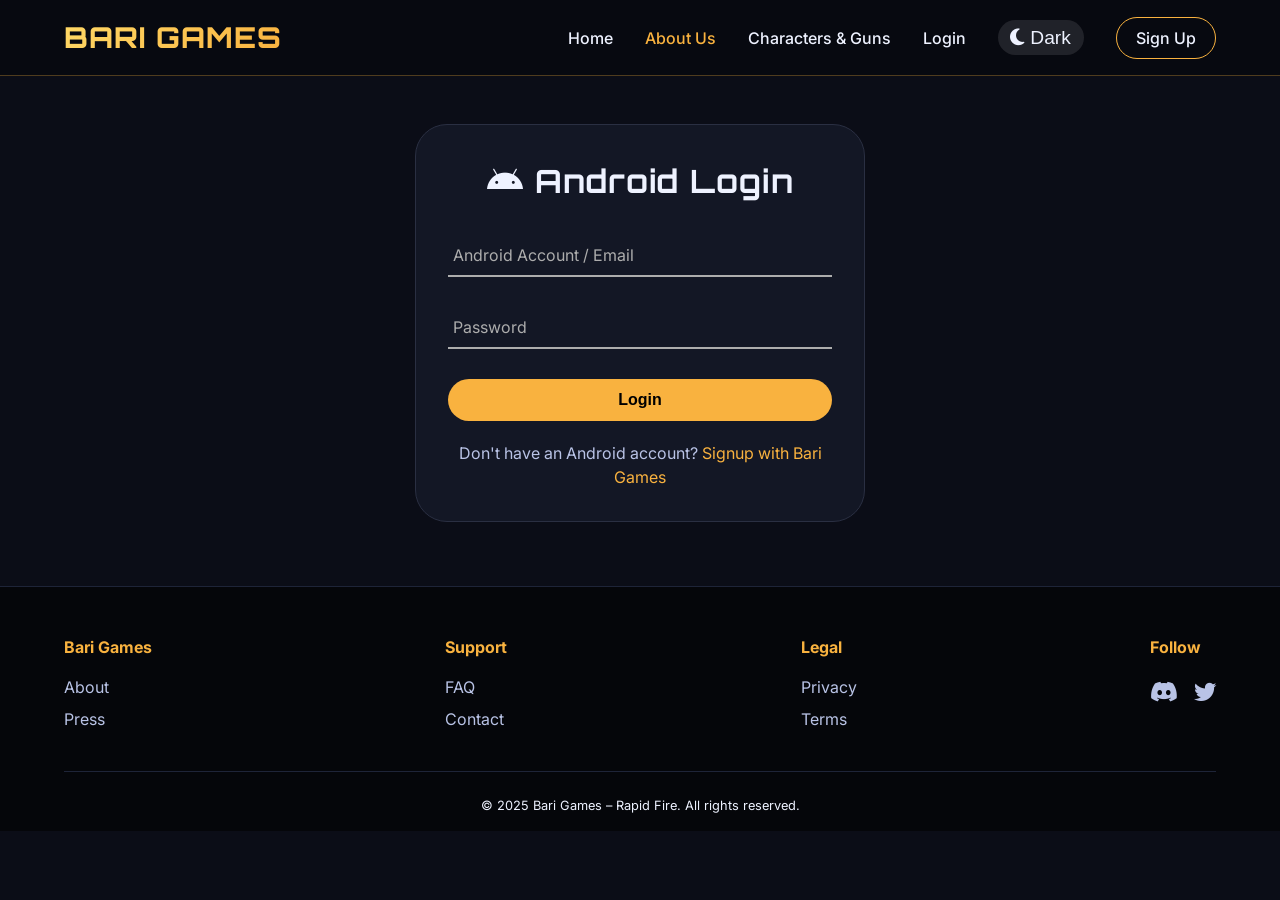
<file: Andr.html>
<!DOCTYPE html>
<html lang="en">
<head>
    <meta charset="UTF-8">
    <meta name="viewport" content="width=device-width, initial-scale=1.0">
    <title>Android Login – Bari Games</title>
    <link rel="stylesheet" href="css/style.css">
    <link href="https://fonts.googleapis.com/css2?family=Inter&family=Orbitron&display=swap" rel="stylesheet">
    <link rel="stylesheet" href="https://cdnjs.cloudflare.com/ajax/libs/font-awesome/6.4.0/css/all.min.css">
</head>
<body>
    <header class="main-header">
        <div class="container">
            <div class="navbar">
                <div class="logo"><a href="index.html">BARI GAMES</a></div>
                <div class="nav-links">
                    <a href="index.html">Home</a>
                    <a href="About.html" class="active">About Us</a>
                    <a href="characters.html">Characters & Guns</a>
                    <a href="login.html">Login</a>
                    <button id="globalThemeToggle" class="theme-btn" aria-label="Toggle theme">
    <i class="fas fa-moon"></i> <span>Dark</span>
</button>
                    <a href="signup.html" class="btn-outline">Sign Up</a>
                </div>
            </div>
        </div>
    </header>

    <main>
        <div class="container">
            <div class="login-container">
                <h1><i class="fab fa-android"></i> Android Login</h1>
                <form>
                    <div class="txt_field"><input type="text" required><label>Android Account / Email</label></div>
                    <div class="txt_field"><input type="password" required><label>Password</label></div>
                    <input type="submit" value="Login" class="inp">
                    <div class="signup_link">Don't have an Android account? <a href="signup.html">Signup with Bari Games</a></div>
                </form>
            </div>
        </div>
    </main>

    <footer class="footer">
        <div class="container">
            <div class="footer-grid">
                <div class="footer-col"><h4>Bari Games</h4><ul><li><a href="#">About</a></li><li><a href="#">Press</a></li></ul></div>
                <div class="footer-col"><h4>Support</h4><ul><li><a href="#">FAQ</a></li><li><a href="#">Contact</a></li></ul></div>
                <div class="footer-col"><h4>Legal</h4><ul><li><a href="#">Privacy</a></li><li><a href="#">Terms</a></li></ul></div>
                <div class="footer-col"><h4>Follow</h4><div class="social-links"><a href="#"><i class="fab fa-discord"></i></a><a href="#"><i class="fab fa-twitter"></i></a></div></div>
            </div>
            <div class="copyright">© 2025 Bari Games – Rapid Fire. All rights reserved.</div>
        </div>
    </footer>
    <script>
    (function() {
        const THEME_KEY = 'bari_theme';

        function setTheme(theme) {
            if (theme === 'light') {
                document.body.classList.add('light-theme');
                localStorage.setItem(THEME_KEY, 'light');
            } else {
                document.body.classList.remove('light-theme');
                localStorage.setItem(THEME_KEY, 'dark');
            }
            // update button icon/text if it exists
            const btn = document.getElementById('globalThemeToggle');
            if (btn) {
                const icon = btn.querySelector('i');
                const span = btn.querySelector('span');
                if (theme === 'light') {
                    if (icon) icon.className = 'fas fa-sun';
                    if (span) span.innerText = 'Light';
                } else {
                    if (icon) icon.className = 'fas fa-moon';
                    if (span) span.innerText = 'Dark';
                }
            }
        }

        // load saved theme
        const saved = localStorage.getItem(THEME_KEY);
        if (saved === 'light') setTheme('light');
        else setTheme('dark'); // default dark

        // wait for button to exist (if page has it)
        function bindToggle() {
            const toggleBtn = document.getElementById('globalThemeToggle');
            if (toggleBtn) {
                toggleBtn.addEventListener('click', () => {
                    const isLight = document.body.classList.contains('light-theme');
                    setTheme(isLight ? 'dark' : 'light');
                });
            }
        }
        if (document.readyState === 'loading') {
            document.addEventListener('DOMContentLoaded', bindToggle);
        } else {
            bindToggle();
        }
    })();
</script>
</body>
</html>
</file>
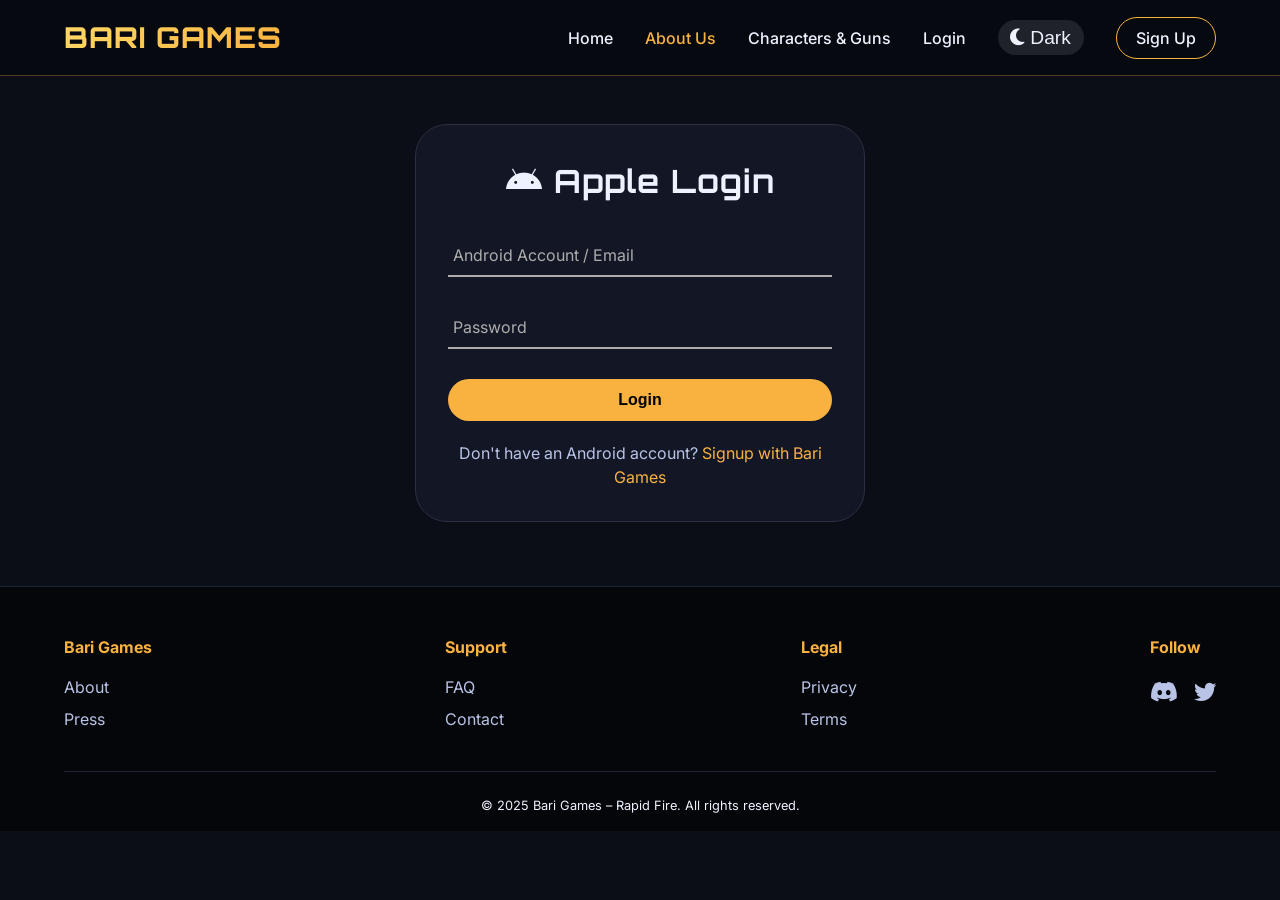
<file: Apple.html>
<!DOCTYPE html>
<html lang="en">
<head>
    <meta charset="UTF-8">
    <meta name="viewport" content="width=device-width, initial-scale=1.0">
    <title>Apple Login – Bari Games</title>
    <link rel="stylesheet" href="css/style.css">
    <link href="https://fonts.googleapis.com/css2?family=Inter&family=Orbitron&display=swap" rel="stylesheet">
    <link rel="stylesheet" href="https://cdnjs.cloudflare.com/ajax/libs/font-awesome/6.4.0/css/all.min.css">
</head>
<body>
    <header class="main-header">
        <div class="container">
            <div class="navbar">
                <div class="logo"><a href="index.html">BARI GAMES</a></div>
                <div class="nav-links">
                    <a href="index.html">Home</a>
                    <a href="About.html" class="active">About Us</a>
                    <a href="characters.html">Characters & Guns</a>
                    <a href="login.html">Login</a>
                    <button id="globalThemeToggle" class="theme-btn" aria-label="Toggle theme">
    <i class="fas fa-moon"></i> <span>Dark</span>
</button>
                    <a href="signup.html" class="btn-outline">Sign Up</a>
                </div>
            </div>
        </div>
    </header>

    <main>
        <div class="container">
            <div class="login-container">
                <h1><i class="fab fa-android"></i> Apple Login</h1>
                <form>
                    <div class="txt_field"><input type="text" required><label>Android Account / Email</label></div>
                    <div class="txt_field"><input type="password" required><label>Password</label></div>
                    <input type="submit" value="Login" class="inp">
                    <div class="signup_link">Don't have an Android account? <a href="signup.html">Signup with Bari Games</a></div>
                </form>
            </div>
        </div>
    </main>

    <footer class="footer">
        <div class="container">
            <div class="footer-grid">
                <div class="footer-col"><h4>Bari Games</h4><ul><li><a href="#">About</a></li><li><a href="#">Press</a></li></ul></div>
                <div class="footer-col"><h4>Support</h4><ul><li><a href="#">FAQ</a></li><li><a href="#">Contact</a></li></ul></div>
                <div class="footer-col"><h4>Legal</h4><ul><li><a href="#">Privacy</a></li><li><a href="#">Terms</a></li></ul></div>
                <div class="footer-col"><h4>Follow</h4><div class="social-links"><a href="#"><i class="fab fa-discord"></i></a><a href="#"><i class="fab fa-twitter"></i></a></div></div>
            </div>
            <div class="copyright">© 2025 Bari Games – Rapid Fire. All rights reserved.</div>
        </div>
    </footer>
    <script>
    (function() {
        const THEME_KEY = 'bari_theme';

        function setTheme(theme) {
            if (theme === 'light') {
                document.body.classList.add('light-theme');
                localStorage.setItem(THEME_KEY, 'light');
            } else {
                document.body.classList.remove('light-theme');
                localStorage.setItem(THEME_KEY, 'dark');
            }
            // update button icon/text if it exists
            const btn = document.getElementById('globalThemeToggle');
            if (btn) {
                const icon = btn.querySelector('i');
                const span = btn.querySelector('span');
                if (theme === 'light') {
                    if (icon) icon.className = 'fas fa-sun';
                    if (span) span.innerText = 'Light';
                } else {
                    if (icon) icon.className = 'fas fa-moon';
                    if (span) span.innerText = 'Dark';
                }
            }
        }

        // load saved theme
        const saved = localStorage.getItem(THEME_KEY);
        if (saved === 'light') setTheme('light');
        else setTheme('dark'); // default dark

        // wait for button to exist (if page has it)
        function bindToggle() {
            const toggleBtn = document.getElementById('globalThemeToggle');
            if (toggleBtn) {
                toggleBtn.addEventListener('click', () => {
                    const isLight = document.body.classList.contains('light-theme');
                    setTheme(isLight ? 'dark' : 'light');
                });
            }
        }
        if (document.readyState === 'loading') {
            document.addEventListener('DOMContentLoaded', bindToggle);
        } else {
            bindToggle();
        }
    })();
</script>
</body>
</html>
</file>
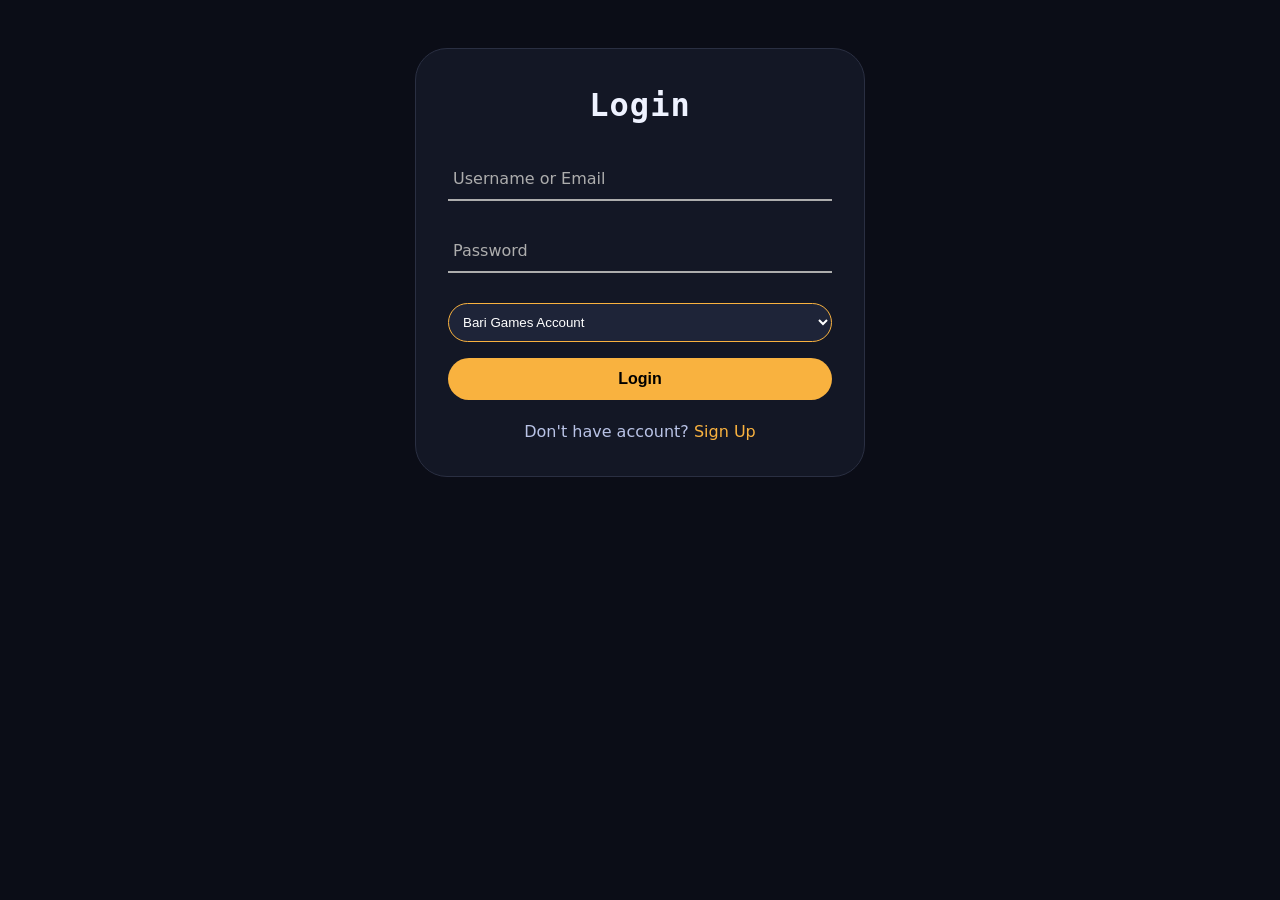
<file: Login.html>
<!DOCTYPE html>
<html lang="en">
<head>
    <meta charset="UTF-8">
    <meta name="viewport" content="width=device-width, initial-scale=1.0">
    <title>Login - Bari Games</title>
    <link rel="stylesheet" href="css/style.css">
    <style>
        body { background: #0b0d17; }
        .login-container { max-width: 450px; margin: 3rem auto; background: #131725; padding: 2rem; border-radius: 32px; border: 1px solid #2a2f42; }
        select { width: 100%; padding: 10px; background: #1e2438; color: white; border: 1px solid #f9b23f; border-radius: 40px; margin-bottom: 1rem; }
    </style>
</head>
<body>
    <div class="login-container">
        <h1 style="text-align:center;">Login</h1>
        <form id="loginForm">
            <div class="txt_field"><input type="text" id="loginInput" required><label>Username or Email</label></div>
            <div class="txt_field"><input type="password" id="loginPassword" required><label>Password</label></div>
            <select id="loginAccountType">
                <option value="bari">Bari Games Account</option>
                <option value="android">Android Account</option>
                <option value="apple">Apple Account</option>
                <option value="playstation">PlayStation Account</option>
                <option value="xbox">Xbox Account</option>
                <option value="nintendo">Nintendo Account</option>
            </select>
            <button type="submit" class="inp">Login</button>
            <div class="signup_link">Don't have account? <a href="signup.html">Sign Up</a></div>
        </form>
    </div>
    <script>
        document.getElementById('loginForm').addEventListener('submit', function(e) {
            e.preventDefault();
            let input = document.getElementById('loginInput').value.trim();
            let password = document.getElementById('loginPassword').value;
            let accountType = document.getElementById('loginAccountType').value;

            let users = JSON.parse(localStorage.getItem('bari_users')) || [];
            let user = users.find(u => (u.username === input || u.email === input) && u.accountType === accountType);
            if (user && user.password === password) {
                localStorage.setItem('bari_current_user', JSON.stringify({ id: user.id, username: user.username, accountType: user.accountType }));
                alert("Login successful!");
                window.location.href = "index.html";
            } else {
                alert("Invalid credentials or wrong account type.");
            }
        });
    </script>
</body>
</html>
</file>
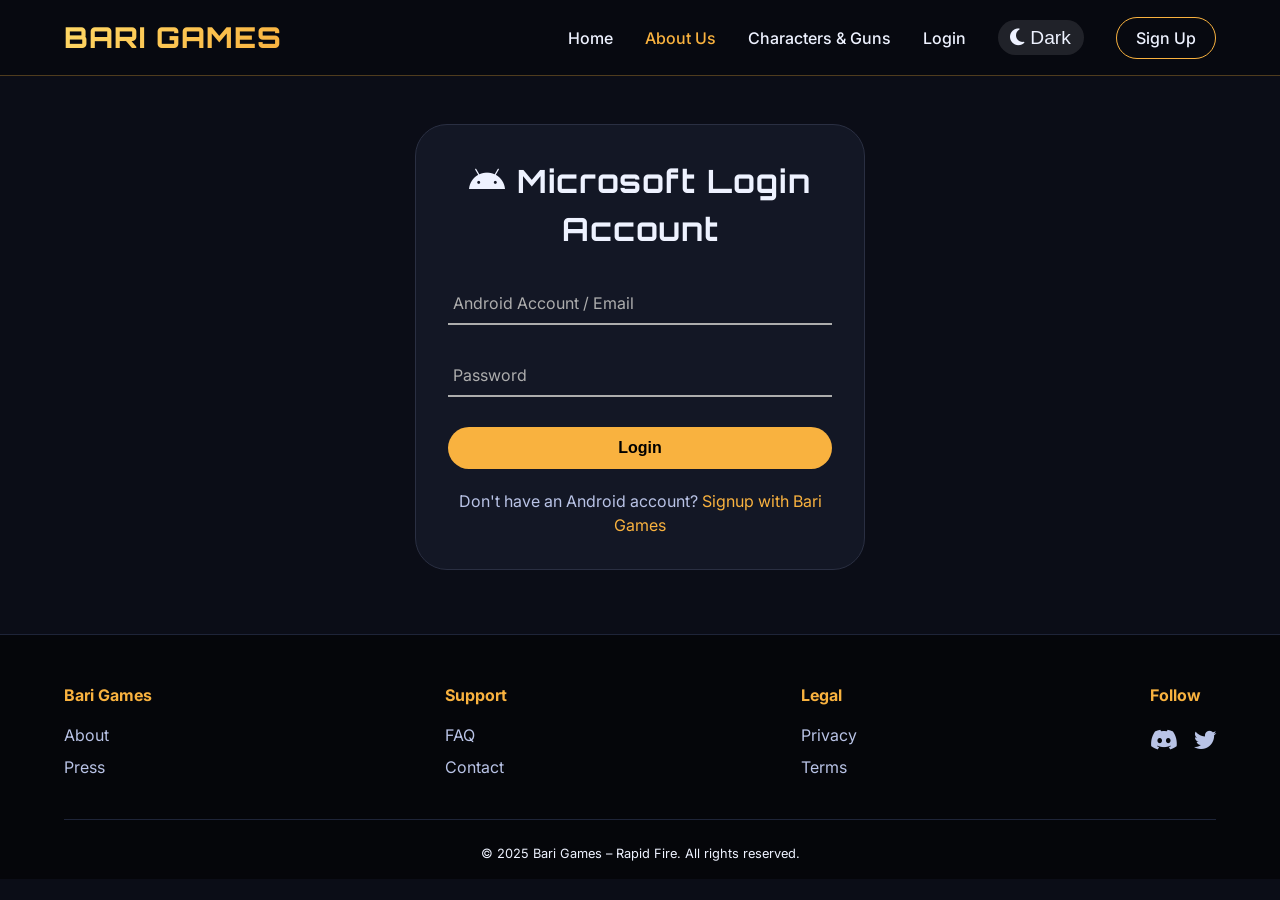
<file: micro.html>
<!DOCTYPE html>
<html lang="en">
<head>
    <meta charset="UTF-8">
    <meta name="viewport" content="width=device-width, initial-scale=1.0">
    <title> Microsoft Login Account – Bari Games</title>
    <link rel="stylesheet" href="css/style.css">
    <link href="https://fonts.googleapis.com/css2?family=Inter&family=Orbitron&display=swap" rel="stylesheet">
    <link rel="stylesheet" href="https://cdnjs.cloudflare.com/ajax/libs/font-awesome/6.4.0/css/all.min.css">
</head>
<body>
    <header class="main-header">
        <div class="container">
            <div class="navbar">
                <div class="logo"><a href="index.html">BARI GAMES</a></div>
                <div class="nav-links">
                    <a href="index.html">Home</a>
                    <a href="About.html" class="active">About Us</a>
                    <a href="characters.html">Characters & Guns</a>
                    <a href="login.html">Login</a>
                    <button id="globalThemeToggle" class="theme-btn" aria-label="Toggle theme">
    <i class="fas fa-moon"></i> <span>Dark</span>
</button>
                    <a href="signup.html" class="btn-outline">Sign Up</a>
                </div>
            </div>
        </div>
    </header>

    <main>
        <div class="container">
            <div class="login-container">
                <h1><i class="fab fa-android"></i> Microsoft Login Account</h1>
                <form>
                    <div class="txt_field"><input type="text" required><label>Android Account / Email</label></div>
                    <div class="txt_field"><input type="password" required><label>Password</label></div>
                    <input type="submit" value="Login" class="inp">
                    <div class="signup_link">Don't have an Android account? <a href="signup.html">Signup with Bari Games</a></div>
                </form>
            </div>
        </div>
    </main>

    <footer class="footer">
        <div class="container">
            <div class="footer-grid">
                <div class="footer-col"><h4>Bari Games</h4><ul><li><a href="#">About</a></li><li><a href="#">Press</a></li></ul></div>
                <div class="footer-col"><h4>Support</h4><ul><li><a href="#">FAQ</a></li><li><a href="#">Contact</a></li></ul></div>
                <div class="footer-col"><h4>Legal</h4><ul><li><a href="#">Privacy</a></li><li><a href="#">Terms</a></li></ul></div>
                <div class="footer-col"><h4>Follow</h4><div class="social-links"><a href="#"><i class="fab fa-discord"></i></a><a href="#"><i class="fab fa-twitter"></i></a></div></div>
            </div>
            <div class="copyright">© 2025 Bari Games – Rapid Fire. All rights reserved.</div>
        </div>
    </footer>
    <script>
    (function() {
        const THEME_KEY = 'bari_theme';

        function setTheme(theme) {
            if (theme === 'light') {
                document.body.classList.add('light-theme');
                localStorage.setItem(THEME_KEY, 'light');
            } else {
                document.body.classList.remove('light-theme');
                localStorage.setItem(THEME_KEY, 'dark');
            }
            // update button icon/text if it exists
            const btn = document.getElementById('globalThemeToggle');
            if (btn) {
                const icon = btn.querySelector('i');
                const span = btn.querySelector('span');
                if (theme === 'light') {
                    if (icon) icon.className = 'fas fa-sun';
                    if (span) span.innerText = 'Light';
                } else {
                    if (icon) icon.className = 'fas fa-moon';
                    if (span) span.innerText = 'Dark';
                }
            }
        }

        // load saved theme
        const saved = localStorage.getItem(THEME_KEY);
        if (saved === 'light') setTheme('light');
        else setTheme('dark'); // default dark

        // wait for button to exist (if page has it)
        function bindToggle() {
            const toggleBtn = document.getElementById('globalThemeToggle');
            if (toggleBtn) {
                toggleBtn.addEventListener('click', () => {
                    const isLight = document.body.classList.contains('light-theme');
                    setTheme(isLight ? 'dark' : 'light');
                });
            }
        }
        if (document.readyState === 'loading') {
            document.addEventListener('DOMContentLoaded', bindToggle);
        } else {
            bindToggle();
        }
    })();
</script>
</body>
</html>
</file>
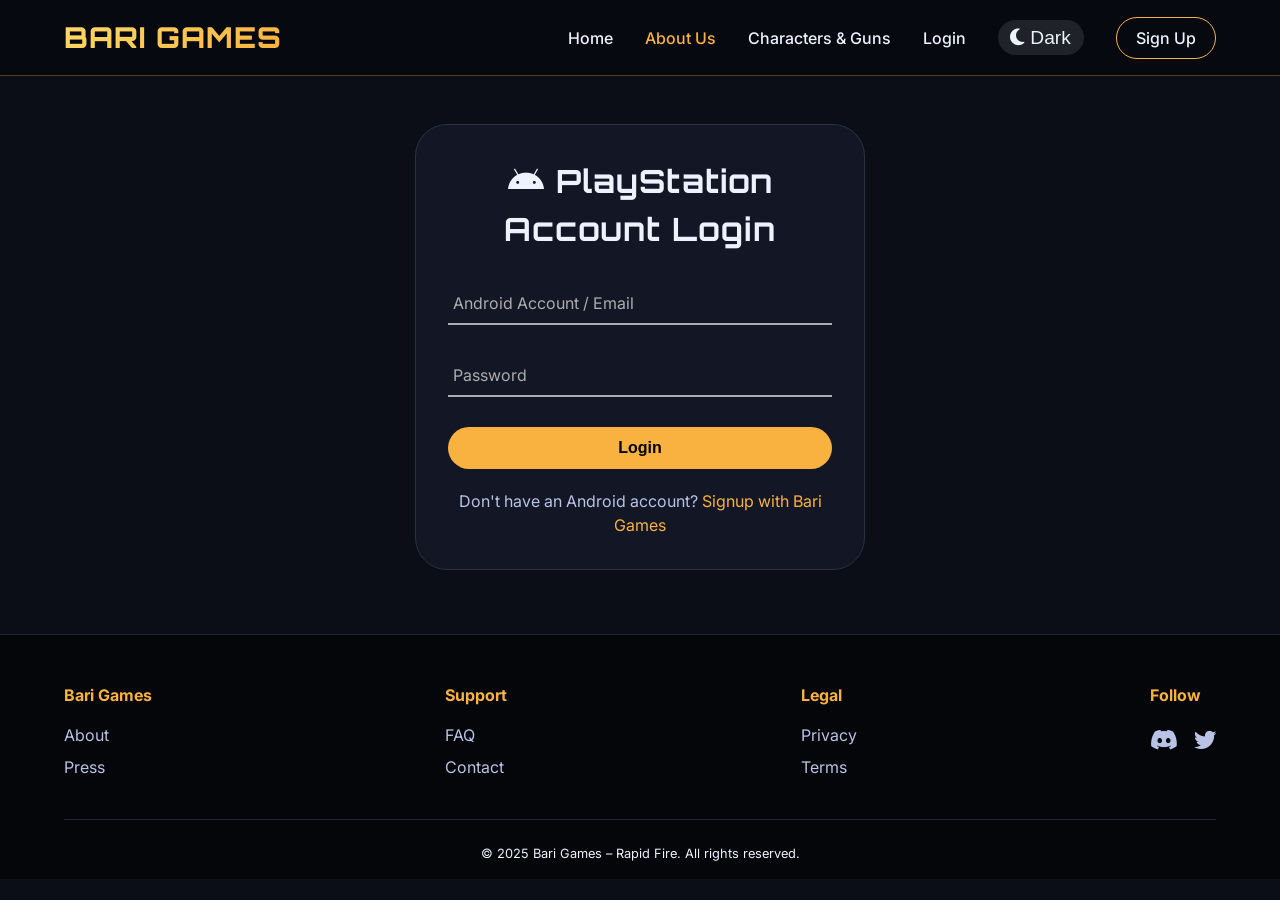
<file: N.html>
<!DOCTYPE html>
<html lang="en">
<head>
    <meta charset="UTF-8">
    <meta name="viewport" content="width=device-width, initial-scale=1.0">
    <title>PlayStation Account Login – Bari Games</title>
    <link rel="stylesheet" href="css/style.css">
    <link href="https://fonts.googleapis.com/css2?family=Inter&family=Orbitron&display=swap" rel="stylesheet">
    <link rel="stylesheet" href="https://cdnjs.cloudflare.com/ajax/libs/font-awesome/6.4.0/css/all.min.css">
</head>
<body>
    <header class="main-header">
        <div class="container">
            <div class="navbar">
                <div class="logo"><a href="index.html">BARI GAMES</a></div>
                <div class="nav-links">
                    <a href="index.html">Home</a>
                    <a href="About.html" class="active">About Us</a>
                    <a href="characters.html">Characters & Guns</a>
                    <a href="login.html">Login</a>
                    <button id="globalThemeToggle" class="theme-btn" aria-label="Toggle theme">
    <i class="fas fa-moon"></i> <span>Dark</span>
</button>
                    <a href="signup.html" class="btn-outline">Sign Up</a>
                </div>
            </div>
        </div>
    </header>

    <main>
        <div class="container">
            <div class="login-container">
                <h1><i class="fab fa-android"></i> PlayStation Account Login</h1>
                <form>
                    <div class="txt_field"><input type="text" required><label>Android Account / Email</label></div>
                    <div class="txt_field"><input type="password" required><label>Password</label></div>
                    <input type="submit" value="Login" class="inp">
                    <div class="signup_link">Don't have an Android account? <a href="signup.html">Signup with Bari Games</a></div>
                </form>
            </div>
        </div>
    </main>

    <footer class="footer">
        <div class="container">
            <div class="footer-grid">
                <div class="footer-col"><h4>Bari Games</h4><ul><li><a href="#">About</a></li><li><a href="#">Press</a></li></ul></div>
                <div class="footer-col"><h4>Support</h4><ul><li><a href="#">FAQ</a></li><li><a href="#">Contact</a></li></ul></div>
                <div class="footer-col"><h4>Legal</h4><ul><li><a href="#">Privacy</a></li><li><a href="#">Terms</a></li></ul></div>
                <div class="footer-col"><h4>Follow</h4><div class="social-links"><a href="#"><i class="fab fa-discord"></i></a><a href="#"><i class="fab fa-twitter"></i></a></div></div>
            </div>
            <div class="copyright">© 2025 Bari Games – Rapid Fire. All rights reserved.</div>
        </div>
    </footer>
    <script>
    (function() {
        const THEME_KEY = 'bari_theme';

        function setTheme(theme) {
            if (theme === 'light') {
                document.body.classList.add('light-theme');
                localStorage.setItem(THEME_KEY, 'light');
            } else {
                document.body.classList.remove('light-theme');
                localStorage.setItem(THEME_KEY, 'dark');
            }
            // update button icon/text if it exists
            const btn = document.getElementById('globalThemeToggle');
            if (btn) {
                const icon = btn.querySelector('i');
                const span = btn.querySelector('span');
                if (theme === 'light') {
                    if (icon) icon.className = 'fas fa-sun';
                    if (span) span.innerText = 'Light';
                } else {
                    if (icon) icon.className = 'fas fa-moon';
                    if (span) span.innerText = 'Dark';
                }
            }
        }

        // load saved theme
        const saved = localStorage.getItem(THEME_KEY);
        if (saved === 'light') setTheme('light');
        else setTheme('dark'); // default dark

        // wait for button to exist (if page has it)
        function bindToggle() {
            const toggleBtn = document.getElementById('globalThemeToggle');
            if (toggleBtn) {
                toggleBtn.addEventListener('click', () => {
                    const isLight = document.body.classList.contains('light-theme');
                    setTheme(isLight ? 'dark' : 'light');
                });
            }
        }
        if (document.readyState === 'loading') {
            document.addEventListener('DOMContentLoaded', bindToggle);
        } else {
            bindToggle();
        }
    })();
</script>
</body>
</html>
</file>
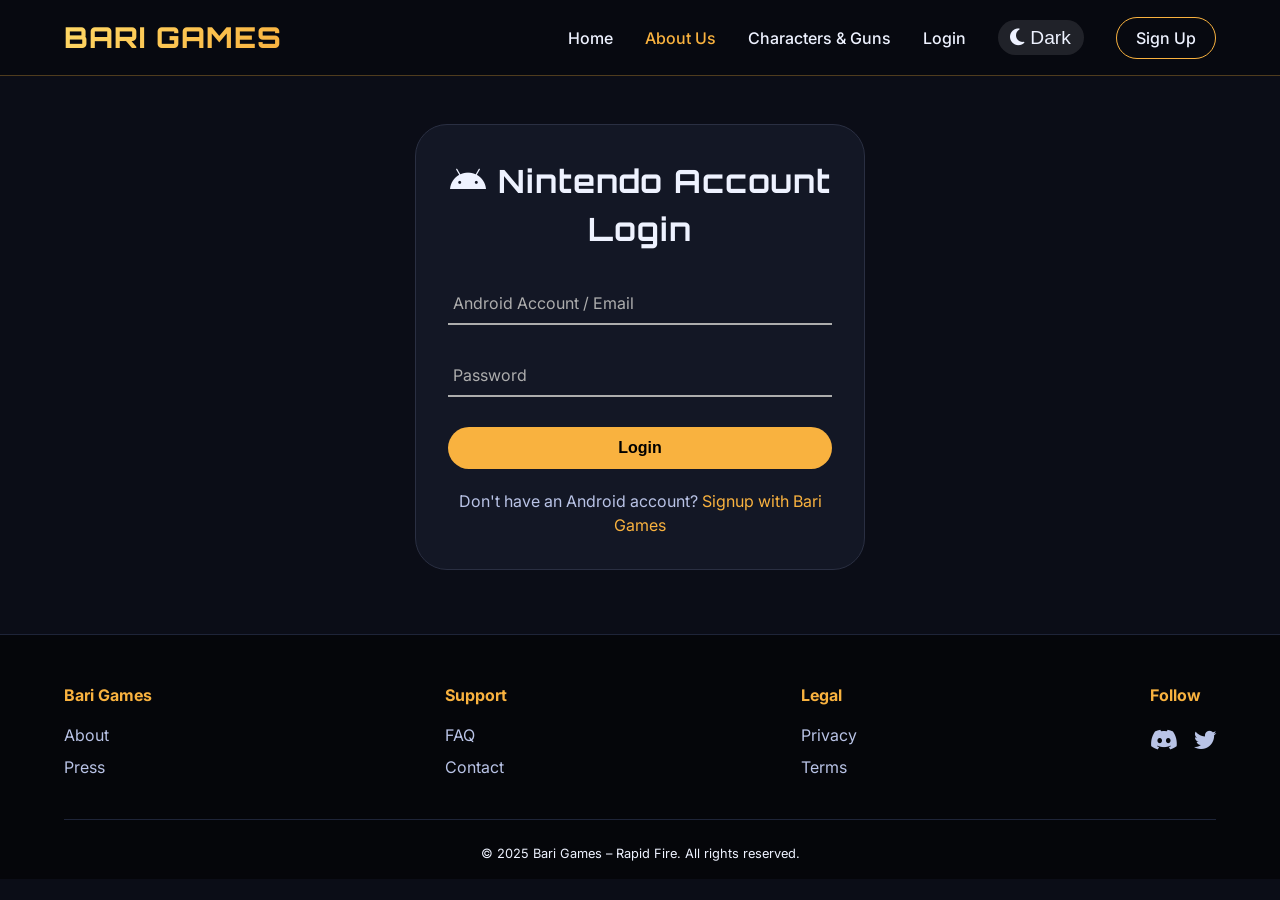
<file: nin.html>
<!DOCTYPE html>
<html lang="en">
<head>
    <meta charset="UTF-8">
    <meta name="viewport" content="width=device-width, initial-scale=1.0">
    <title>Nintendo Account Login – Bari Games</title>
    <link rel="stylesheet" href="css/style.css">
    <link href="https://fonts.googleapis.com/css2?family=Inter&family=Orbitron&display=swap" rel="stylesheet">
    <link rel="stylesheet" href="https://cdnjs.cloudflare.com/ajax/libs/font-awesome/6.4.0/css/all.min.css">
</head>
<body>
    <header class="main-header">
        <div class="container">
            <div class="navbar">
                <div class="logo"><a href="index.html">BARI GAMES</a></div>
                <div class="nav-links">
                    <a href="index.html">Home</a>
                    <a href="About.html" class="active">About Us</a>
                    <a href="characters.html">Characters & Guns</a>
                    <a href="login.html">Login</a>
                    <button id="globalThemeToggle" class="theme-btn" aria-label="Toggle theme">
    <i class="fas fa-moon"></i> <span>Dark</span>
</button>
                    <a href="signup.html" class="btn-outline">Sign Up</a>
                </div>
            </div>
        </div>
    </header>

    <main>
        <div class="container">
            <div class="login-container">
                <h1><i class="fab fa-android"></i> Nintendo Account Login</h1>
                <form>
                    <div class="txt_field"><input type="text" required><label>Android Account / Email</label></div>
                    <div class="txt_field"><input type="password" required><label>Password</label></div>
                    <input type="submit" value="Login" class="inp">
                    <div class="signup_link">Don't have an Android account? <a href="signup.html">Signup with Bari Games</a></div>
                </form>
            </div>
        </div>
    </main>

    <footer class="footer">
        <div class="container">
            <div class="footer-grid">
                <div class="footer-col"><h4>Bari Games</h4><ul><li><a href="#">About</a></li><li><a href="#">Press</a></li></ul></div>
                <div class="footer-col"><h4>Support</h4><ul><li><a href="#">FAQ</a></li><li><a href="#">Contact</a></li></ul></div>
                <div class="footer-col"><h4>Legal</h4><ul><li><a href="#">Privacy</a></li><li><a href="#">Terms</a></li></ul></div>
                <div class="footer-col"><h4>Follow</h4><div class="social-links"><a href="#"><i class="fab fa-discord"></i></a><a href="#"><i class="fab fa-twitter"></i></a></div></div>
            </div>
            <div class="copyright">© 2025 Bari Games – Rapid Fire. All rights reserved.</div>
        </div>
    </footer>
    <script>
    (function() {
        const THEME_KEY = 'bari_theme';

        function setTheme(theme) {
            if (theme === 'light') {
                document.body.classList.add('light-theme');
                localStorage.setItem(THEME_KEY, 'light');
            } else {
                document.body.classList.remove('light-theme');
                localStorage.setItem(THEME_KEY, 'dark');
            }
            // update button icon/text if it exists
            const btn = document.getElementById('globalThemeToggle');
            if (btn) {
                const icon = btn.querySelector('i');
                const span = btn.querySelector('span');
                if (theme === 'light') {
                    if (icon) icon.className = 'fas fa-sun';
                    if (span) span.innerText = 'Light';
                } else {
                    if (icon) icon.className = 'fas fa-moon';
                    if (span) span.innerText = 'Dark';
                }
            }
        }

        // load saved theme
        const saved = localStorage.getItem(THEME_KEY);
        if (saved === 'light') setTheme('light');
        else setTheme('dark'); // default dark

        // wait for button to exist (if page has it)
        function bindToggle() {
            const toggleBtn = document.getElementById('globalThemeToggle');
            if (toggleBtn) {
                toggleBtn.addEventListener('click', () => {
                    const isLight = document.body.classList.contains('light-theme');
                    setTheme(isLight ? 'dark' : 'light');
                });
            }
        }
        if (document.readyState === 'loading') {
            document.addEventListener('DOMContentLoaded', bindToggle);
        } else {
            bindToggle();
        }
    })();
</script>
</body>
</html>
</file>
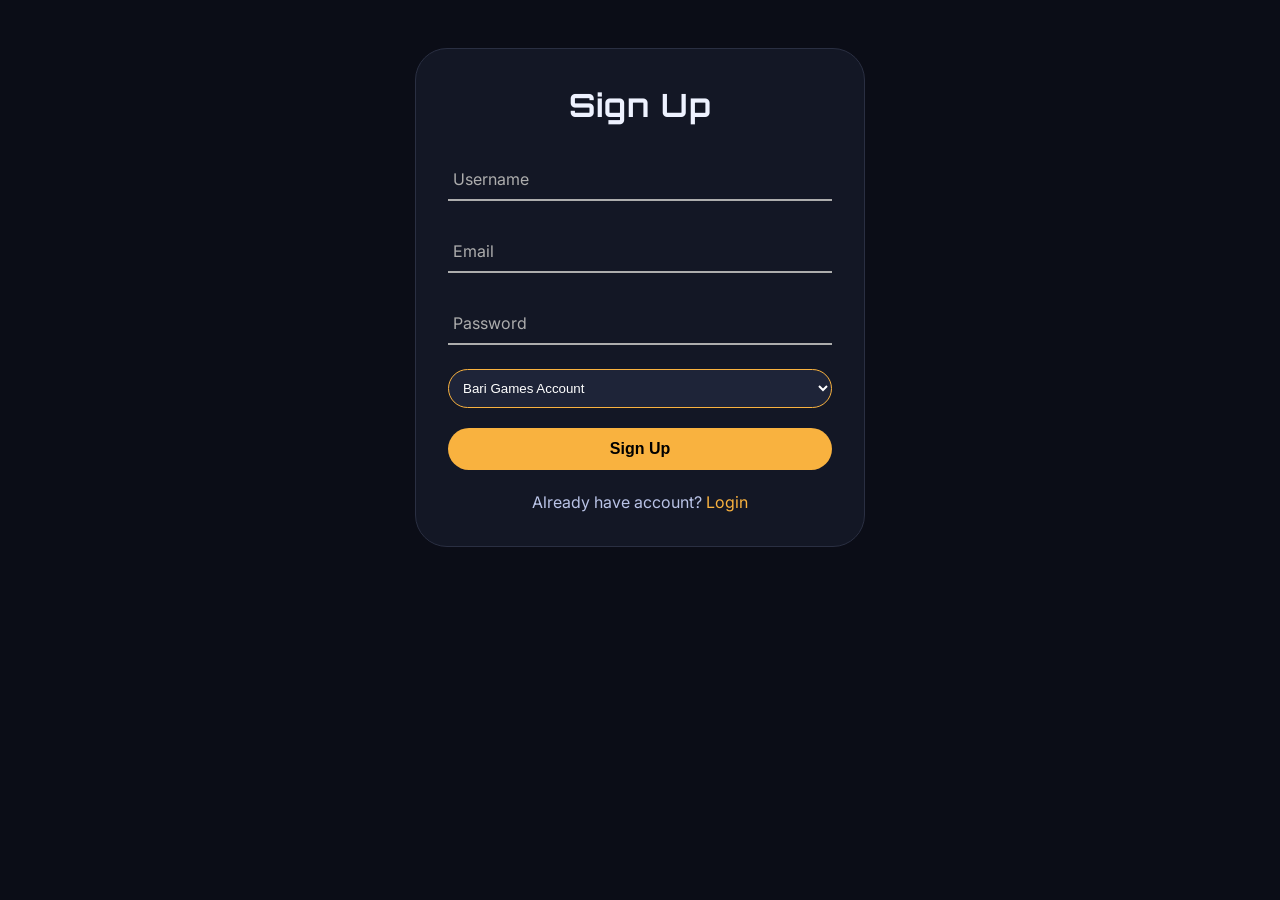
<file: Signup.html>
<!DOCTYPE html>
<html lang="en">
<head>
    <meta charset="UTF-8">
    <meta name="viewport" content="width=device-width, initial-scale=1.0">
    <title>Signup - Bari Games</title>
    <link rel="stylesheet" href="css/style.css">
    <link href="https://fonts.googleapis.com/css2?family=Inter&family=Orbitron&display=swap" rel="stylesheet">
    <style>
        body { background: #0b0d17; }
        .login-container { max-width: 450px; margin: 3rem auto; background: #131725; padding: 2rem; border-radius: 32px; border: 1px solid #2a2f42; }
        .txt_field { margin-bottom: 1.5rem; }
        select { width: 100%; padding: 10px; background: #1e2438; color: white; border: 1px solid #f9b23f; border-radius: 40px; }
        button { width: 100%; }
    </style>
</head>
<body>
    <div class="login-container">
        <h1 style="text-align:center;">Sign Up</h1>
        <form id="signupForm">
            <div class="txt_field"><input type="text" id="username" required><label>Username</label></div>
            <div class="txt_field"><input type="email" id="email" required><label>Email</label></div>
            <div class="txt_field"><input type="password" id="password" required><label>Password</label></div>
            <select id="accountType" required>
                <option value="bari">Bari Games Account</option>
                <option value="android">Android Account</option>
                <option value="apple">Apple Account</option>
                <option value="playstation">PlayStation Account</option>
                <option value="xbox">Xbox Account</option>
                <option value="nintendo">Nintendo Account</option>
            </select>
            <button type="submit" class="inp" style="margin-top:20px;">Sign Up</button>
            <div class="signup_link">Already have account? <a href="login.html">Login</a></div>
        </form>
    </div>
    <script>
        document.getElementById('signupForm').addEventListener('submit', function(e) {
            e.preventDefault();
            let username = document.getElementById('username').value.trim();
            let email = document.getElementById('email').value.trim();
            let password = document.getElementById('password').value;
            let accountType = document.getElementById('accountType').value;

            let users = JSON.parse(localStorage.getItem('bari_users')) || [];
            if (users.find(u => u.username === username || u.email === email)) {
                alert("Username or Email already exists!");
                return;
            }
            let newUser = {
                id: Date.now(),
                username: username,
                email: email,
                password: password,
                accountType: accountType,
                stats: { matches: 0, wins: 0, losses: 0 },
                review: null   // { text, rating, date }
            };
            users.push(newUser);
            localStorage.setItem('bari_users', JSON.stringify(users));
            alert("Signup successful! Please login.");
            window.location.href = "login.html";
        });
    </script>
</body>
</html>
</file>
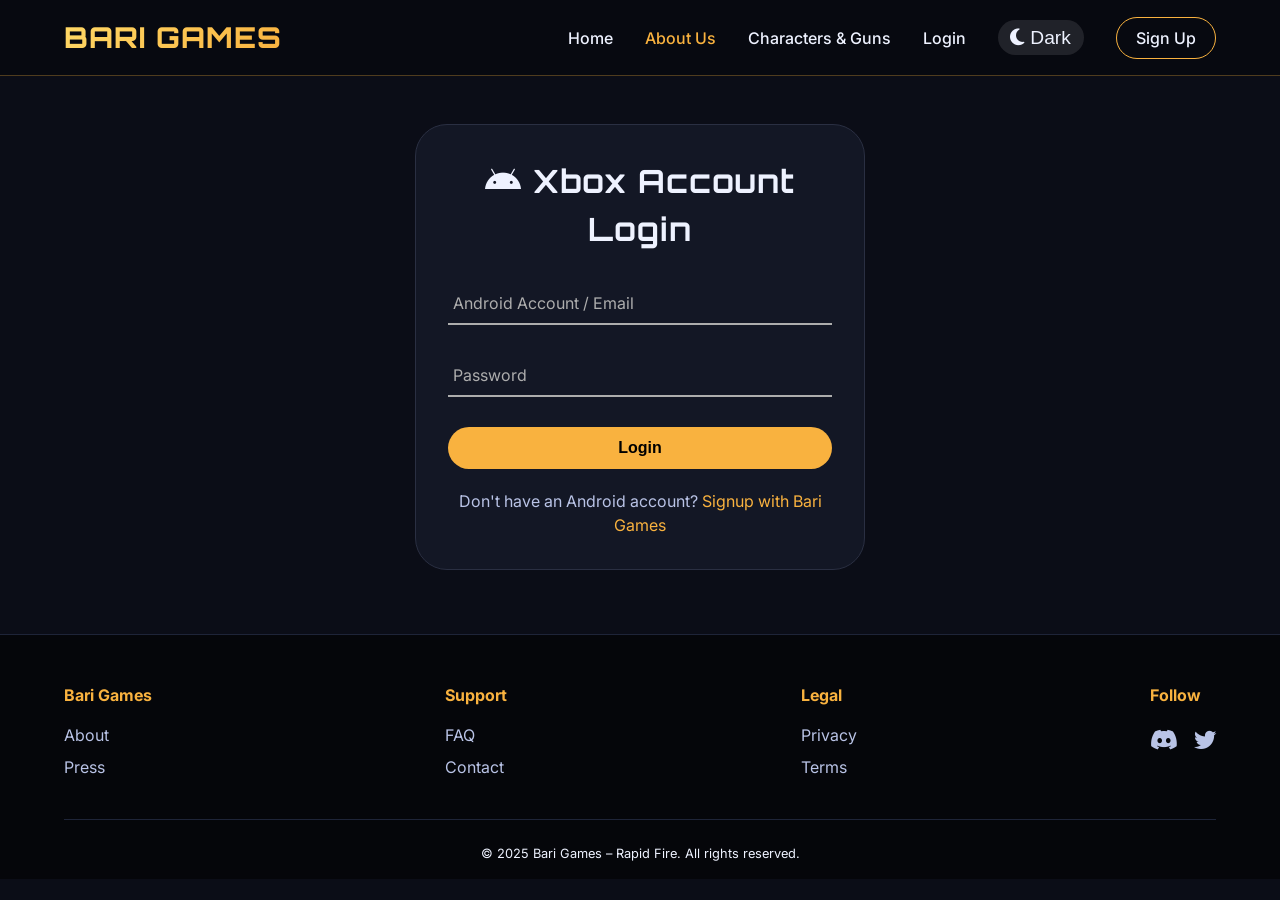
<file: X.html>
<!DOCTYPE html>
<html lang="en">
<head>
    <meta charset="UTF-8">
    <meta name="viewport" content="width=device-width, initial-scale=1.0">
    <title>Xbox Account Login – Bari Games</title>
    <link rel="stylesheet" href="css/style.css">
    <link href="https://fonts.googleapis.com/css2?family=Inter&family=Orbitron&display=swap" rel="stylesheet">
    <link rel="stylesheet" href="https://cdnjs.cloudflare.com/ajax/libs/font-awesome/6.4.0/css/all.min.css">
</head>
<body>
    <header class="main-header">
        <div class="container">
            <div class="navbar">
                <div class="logo"><a href="index.html">BARI GAMES</a></div>
                <div class="nav-links">
                    <a href="index.html">Home</a>
                    <a href="About.html" class="active">About Us</a>
                    <a href="characters.html">Characters & Guns</a>
                    <a href="login.html">Login</a>
                    <button id="globalThemeToggle" class="theme-btn" aria-label="Toggle theme">
    <i class="fas fa-moon"></i> <span>Dark</span>
</button>
                    <a href="signup.html" class="btn-outline">Sign Up</a>
                </div>
            </div>
        </div>
    </header>

    <main>
        <div class="container">
            <div class="login-container">
                <h1><i class="fab fa-android"></i> Xbox Account Login</h1>
                <form>
                    <div class="txt_field"><input type="text" required><label>Android Account / Email</label></div>
                    <div class="txt_field"><input type="password" required><label>Password</label></div>
                    <input type="submit" value="Login" class="inp">
                    <div class="signup_link">Don't have an Android account? <a href="signup.html">Signup with Bari Games</a></div>
                </form>
            </div>
        </div>
    </main>

    <footer class="footer">
        <div class="container">
            <div class="footer-grid">
                <div class="footer-col"><h4>Bari Games</h4><ul><li><a href="#">About</a></li><li><a href="#">Press</a></li></ul></div>
                <div class="footer-col"><h4>Support</h4><ul><li><a href="#">FAQ</a></li><li><a href="#">Contact</a></li></ul></div>
                <div class="footer-col"><h4>Legal</h4><ul><li><a href="#">Privacy</a></li><li><a href="#">Terms</a></li></ul></div>
                <div class="footer-col"><h4>Follow</h4><div class="social-links"><a href="#"><i class="fab fa-discord"></i></a><a href="#"><i class="fab fa-twitter"></i></a></div></div>
            </div>
            <div class="copyright">© 2025 Bari Games – Rapid Fire. All rights reserved.</div>
        </div>
    </footer>
    <script>
    (function() {
        const THEME_KEY = 'bari_theme';

        function setTheme(theme) {
            if (theme === 'light') {
                document.body.classList.add('light-theme');
                localStorage.setItem(THEME_KEY, 'light');
            } else {
                document.body.classList.remove('light-theme');
                localStorage.setItem(THEME_KEY, 'dark');
            }
            // update button icon/text if it exists
            const btn = document.getElementById('globalThemeToggle');
            if (btn) {
                const icon = btn.querySelector('i');
                const span = btn.querySelector('span');
                if (theme === 'light') {
                    if (icon) icon.className = 'fas fa-sun';
                    if (span) span.innerText = 'Light';
                } else {
                    if (icon) icon.className = 'fas fa-moon';
                    if (span) span.innerText = 'Dark';
                }
            }
        }

        // load saved theme
        const saved = localStorage.getItem(THEME_KEY);
        if (saved === 'light') setTheme('light');
        else setTheme('dark'); // default dark

        // wait for button to exist (if page has it)
        function bindToggle() {
            const toggleBtn = document.getElementById('globalThemeToggle');
            if (toggleBtn) {
                toggleBtn.addEventListener('click', () => {
                    const isLight = document.body.classList.contains('light-theme');
                    setTheme(isLight ? 'dark' : 'light');
                });
            }
        }
        if (document.readyState === 'loading') {
            document.addEventListener('DOMContentLoaded', bindToggle);
        } else {
            bindToggle();
        }
    })();
</script>
</body>
</html>
</file>
<file: css/style.css>
/* ========== RESET & GLOBAL ========== */
* {
    margin: 0;
    padding: 0;
    box-sizing: border-box;
}

body {
    font-family: 'Inter', system-ui, -apple-system, sans-serif;
    background: #0b0d17;
    color: #eef2ff;
    line-height: 1.5;
    scroll-behavior: smooth;
}

/* ========== TYPOGRAPHY & LINKS ========== */
h1, h2, h3, .logo {
    font-family: 'Orbitron', monospace;
    letter-spacing: 1px;
}

a {
    text-decoration: none;
    color: inherit;
}

/* ========== HEADER & NAVIGATION ========== */
.main-header {
    background: #07090fcc;
    backdrop-filter: blur(12px);
    position: sticky;
    top: 0;
    z-index: 100;
    border-bottom: 1px solid rgba(249, 178, 63, 0.3);
}

.container {
    max-width: 1300px;
    margin: 0 auto;
    padding: 0 5%;
}

.navbar {
    display: flex;
    justify-content: space-between;
    align-items: center;
    flex-wrap: wrap;
    padding: 1rem 0;
    gap: 1rem;
}

.logo a {
    font-size: 1.8rem;
    font-weight: 800;
    background: linear-gradient(135deg, #FFD966, #f9b23f);
    background-clip: text;
    -webkit-background-clip: text;
    color: transparent;
}

.nav-links {
    display: flex;
    gap: 2rem;
    align-items: center;
    flex-wrap: wrap;
}

.nav-links a {
    font-weight: 500;
    transition: 0.3s;
}

.nav-links a:hover,
.nav-links a.active {
    color: #f9b23f;
}

.btn-outline {
    background: transparent;
    border: 1px solid #f9b23f;
    padding: 0.5rem 1.2rem;
    border-radius: 40px;
    font-weight: 600;
}

.btn-outline:hover {
    background: #f9b23f;
    color: #0b0d17;
}

.btn-primary {
    background: #f9b23f;
    color: #0b0d17;
    padding: 0.6rem 1.5rem;
    border-radius: 40px;
    font-weight: 700;
    transition: 0.3s;
}

.btn-primary:hover {
    background: #ffcc6e;
    transform: translateY(-2px);
}

/* ========== FOOTER ========== */
.footer {
    background: #05060a;
    padding: 3rem 0 1rem;
    margin-top: 4rem;
    border-top: 1px solid #1e2438;
}

.footer-grid {
    display: flex;
    flex-wrap: wrap;
    justify-content: space-between;
    gap: 2rem;
    margin-bottom: 2rem;
}

.footer-col h4 {
    color: #f9b23f;
    margin-bottom: 1rem;
}

.footer-col ul {
    list-style: none;
}

.footer-col li {
    margin-bottom: 0.5rem;
}

.footer-col a {
    color: #b9c3e6;
    transition: 0.2s;
}

.footer-col a:hover {
    color: #f9b23f;
    padding-left: 5px;
}

.social-links {
    display: flex;
    gap: 1rem;
    font-size: 1.4rem;
}

.copyright {
    text-align: center;
    font-size: 0.8rem;
    border-top: 1px solid #1e2438;
    padding-top: 1.5rem;
}

/* ========== HERO SECTION (index) ========== */
.hero {
    display: flex;
    flex-wrap: wrap;
    align-items: center;
    gap: 2rem;
    padding: 3rem 0;
}

.hero-content {
    flex: 1;
}

.hero-badge {
    color: #f9b23f;
    font-weight: 600;
    letter-spacing: 2px;
}

.hero-content h1 {
    font-size: 3.5rem;
    background: linear-gradient(to right, #FFE6B0, #f9b23f);
    background-clip: text;
    -webkit-background-clip: text;
    color: transparent;
    margin: 0.5rem 0;
}

.hero-content p {
    margin: 1rem 0 1.8rem;
    color: #b9c3e6;
    max-width: 500px;
}

.hero-image {
    flex: 1;
    text-align: center;
}

.hero-image img {
    max-width: 100%;
    filter: drop-shadow(0 10px 20px rgba(0,0,0,0.5));
}

/* ========== CARDS GRID (characters & guns) ========== */
.section-header {
    text-align: center;
    margin: 3rem 0 2rem;
}

.section-header h2 {
    font-size: 2.2rem;
    border-bottom: 3px solid #f9b23f;
    display: inline-block;
    padding-bottom: 0.5rem;
}

.cards-grid {
    display: grid;
    grid-template-columns: repeat(auto-fill, minmax(280px, 1fr));
    gap: 2rem;
    margin: 2rem 0;
}

.game-card {
    background: #131725;
    border-radius: 24px;
    overflow: hidden;
    transition: 0.3s;
    border: 1px solid #2a2f42;
}

.game-card:hover {
    transform: translateY(-6px);
    border-color: #f9b23f;
}

.card-img {
    height: 300px;
    overflow: hidden;
}

.card-img img {
    width: 100%;
    height: 100%;
    object-fit: cover;
    transition: 0.5s;
}

.game-card:hover .card-img img {
    transform: scale(1.05);
}

.card-content {
    padding: 1.2rem;
}

.card-content h3 {
    color: #ffde9c;
    margin-bottom: 0.5rem;
}

.card-content p {
    font-size: 0.85rem;
    color: #cdd6f4;
}

/* ========== LOGIN CARDS (hub) ========== */
.platform-grid {
    display: grid;
    grid-template-columns: repeat(auto-fit, minmax(150px, 1fr));
    gap: 1.5rem;
    margin: 2rem 0;
}

.platform-card {
    background: #131725;
    padding: 1.5rem;
    text-align: center;
    border-radius: 28px;
    transition: 0.3s;
    border: 1px solid #2a2f42;
}

.platform-card i {
    font-size: 2.5rem;
    color: #f9b23f;
    margin-bottom: 1rem;
}

.platform-card:hover {
    transform: scale(1.03);
    background: #1a1f2e;
}

/* ========== LOGIN FORM (shared) ========== */
.login-container {
    max-width: 450px;
    margin: 3rem auto;
    background: #131725;
    padding: 2rem;
    border-radius: 32px;
    border: 1px solid #2a2f42;
}

.login-container h1 {
    text-align: center;
    margin-bottom: 1.5rem;
}

.txt_field {
    position: relative;
    margin: 30px 0;
    border-bottom: 2px solid #adadad;
}

.txt_field input {
    width: 100%;
    padding: 0 5px;
    height: 40px;
    font-size: 16px;
    border: none;
    background: none;
    outline: none;
    color: white;
}

.txt_field label {
    position: absolute;
    top: 50%;
    left: 5px;
    color: #adadad;
    transform: translateY(-50%);
    transition: 0.5s;
    pointer-events: none;
}

.txt_field input:focus ~ label,
.txt_field input:valid ~ label {
    top: -5px;
    color: #f9b23f;
}

.inp {
    width: 100%;
    background: #f9b23f;
    border: none;
    padding: 12px;
    border-radius: 40px;
    font-weight: bold;
    font-size: 1rem;
    cursor: pointer;
    transition: 0.3s;
}

.inp:hover {
    background: #ffcc6e;
}

.signup_link {
    text-align: center;
    margin-top: 20px;
    color: #b9c3e6;
}

.signup_link a {
    color: #f9b23f;
}

/* ========== RESPONSIVE ========== */
@media (max-width: 768px) {
    .nav-links {
        gap: 1rem;
    }
    .hero-content h1 {
        font-size: 2.2rem;
    }
    .platform-grid {
        grid-template-columns: repeat(2, 1fr);
    }
}

@media (max-width: 600px) {
    .navbar {
        flex-direction: column;
    }
    .nav-links {
        justify-content: center;
    }
}
/* ========== LIGHT THEME OVERRIDES ========== */
body.light-theme {
    background: #f5f7fe;
    color: #1e1f2c;
}

body.light-theme .main-header {
    background: #ffffffcc;
    backdrop-filter: blur(12px);
    border-bottom-color: rgba(0,0,0,0.1);
}

body.light-theme .navbar a,
body.light-theme .logo a {
    color: #1e1f2c;
}

body.light-theme .btn-outline {
    border-color: #f9b23f;
    color: #1e1f2c;
}

body.light-theme .btn-outline:hover {
    background: #f9b23f;
    color: #0b0d17;
}

body.light-theme .game-card,
body.light-theme .login-container,
body.light-theme .platform-card {
    background: #ffffff;
    border-color: #dce1f0;
    box-shadow: 0 4px 12px rgba(0,0,0,0.05);
}

body.light-theme .card-content p,
body.light-theme .signup_link {
    color: #4a4e69;
}

body.light-theme .txt_field label {
    color: #8d8fae;
}

body.light-theme .txt_field input {
    color: #1e1f2c;
}

body.light-theme .footer {
    background: #eef2fa;
    border-top-color: #d0d7e8;
}

body.light-theme .footer-col a,
body.light-theme .copyright {
    color: #4a4e69;
}

body.light-theme .footer-col a:hover {
    color: #f9b23f;
}

body.light-theme .section-header h2 {
    color: #1e1f2c;
}

body.light-theme .hero-content p {
    color: #4a4e69;
}
.theme-btn {
    background: rgba(255,255,255,0.1);
    border: none;
    font-size: 1.2rem;
    cursor: pointer;
    padding: 0.4rem 0.8rem;
    border-radius: 40px;
    color: inherit;
    display: inline-flex;
    align-items: center;
    gap: 6px;
    transition: 0.3s;
}
.theme-btn:hover {
    background: #f9b23f;
    color: #0b0d17;
}
body.light-theme .theme-btn {
    background: rgba(0,0,0,0.05);
}
/* Feature cards (Why Play Rapid Fire) */
.feature-card {
    background: #131725;
    padding: 1.5rem;
    border-radius: 24px;
    text-align: center;
    width: 200px;
    transition: 0.3s;
}
.feature-card i {
    font-size: 2rem;
    color: #f9b23f;
    margin-bottom: 0.5rem;
    display: inline-block;
}
.feature-card h3 {
    margin: 0.5rem 0;
}
.feature-card p {
    font-size: 0.9rem;
    color: #cdd6f4;
}

/* Light theme override */
body.light-theme .feature-card {
    background: #ffffff !important;
    border: 1px solid #dce1f0;
    box-shadow: 0 4px 12px rgba(0,0,0,0.05);
}
body.light-theme .feature-card p {
    color: #4a4e69;
}
</file>
